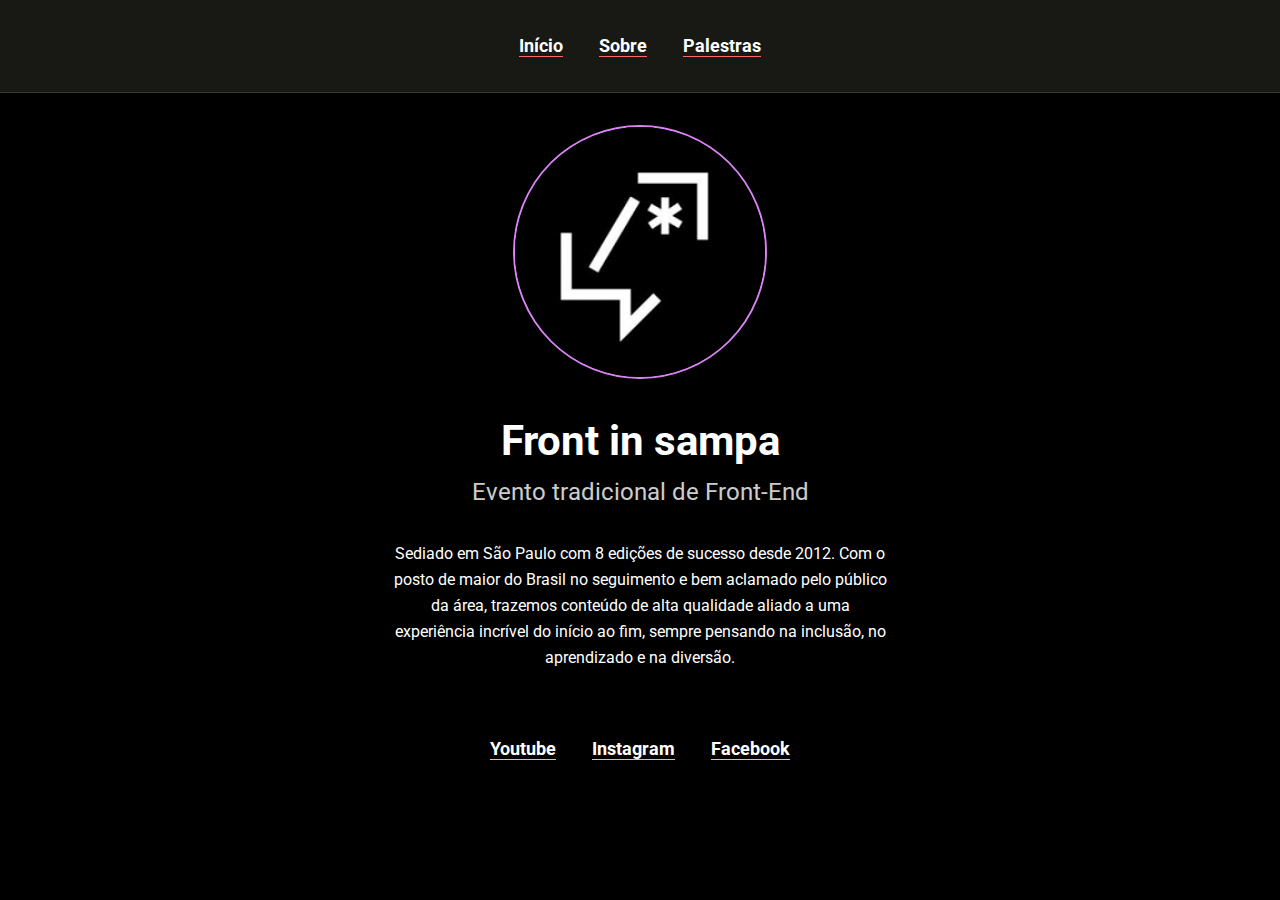
<file: index.html>
<!DOCTYPE html>


<html>
    <head>

        <title> Front In Sampa </title>

        <link href="styles.css" rel="stylesheet">
        <link href="./Images/logo.png" rel="icon"  type="image/x-icon" />

    </head>
    <body>

        <header>
            <div id="links-header"  class="links">
                <a href="index.html" target="_blank">Início</a>
                <a href="https://www.frontinsampa.com.br/" target="_blank">Sobre</a>
                <a href="palestras.html" target="_blank">Palestras</a>
            </div>
        </header>

        <main>
            <div id="wrapper">
                <img src="./Images/logo.png" alt="Imagem de Front In Sampa">
                <h1>Front in sampa</h1>
                <h2>Evento tradicional de Front-End </h2>
                <p>Sediado em São Paulo com 8 edições de sucesso
                    desde 2012. Com o posto de maior do Brasil no seguimento e bem aclamado
                    pelo público da área, trazemos conteúdo de alta qualidade aliado a uma experiência
                    incrível do início ao fim, sempre pensando na inclusão, no aprendizado e na diversão.</p>
            </div>
        </main>

        <div id="links-footer" class="links">
            <a href="https://www.youtube.com/channel/UCwoGd_KU0OxiVT5r-rPrzWA" target="_blank">Youtube</a>
            <a href="https://www.instagram.com/frontinsampa/" target="_blank">Instagram</a>
            <a href="https://www.facebook.com/frontinsampa" target="_blank">Facebook</a>
        </div>

    </body>

</html>
</file>
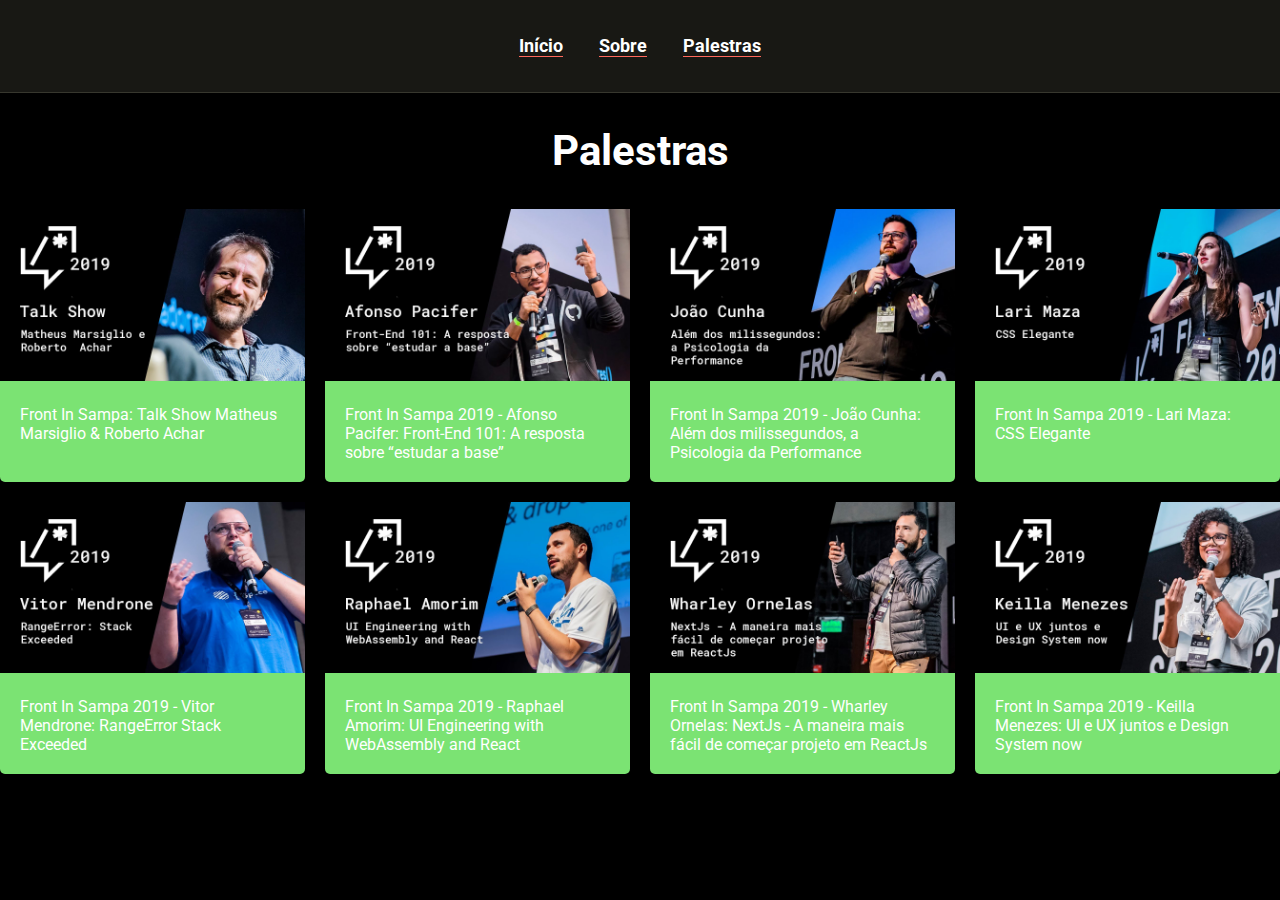
<file: palestras.html>
<!DOCTYPE html>


<html>
    <head>

        <title> Front In Sampa - Palestras </title>

        <link href="styles.css" rel="stylesheet">
        <link href="./Images/logo.png" rel="icon"  type="image/x-icon" />
        <link href="https://fonts.googleapis.com/icon?family=Material+Icons"
      rel="stylesheet">

    </head>

    <body>

        <header>
            <div id="links-header"  class="links">
                <a href="index.html" target="_blank">Início</a>
                <a href="https://www.frontinsampa.com.br/" target="blank">Sobre</a>
                <a href="palestras.html">Palestras</a>
            </div>
        </header>

        <main>
            <div id="wrapper">
                <h1>Palestras</h1>
            </div>

            <section id="cards">
                <div class="card" id="fKYE09GYTzw">
                    <div class="card_image_container">
                        <img src="./Images/Matheus_marsiglio.jpg" alt="Imagem de Front In Sampa: Talk Show Matheus Marsiglio & Roberto Achar">
                    </div>
                    <div class="card_content">
                        <p>Front In Sampa: Talk Show Matheus Marsiglio & Roberto Achar</p>
                    </div>
                </div>

                <div class="card" id="Lw9Uu_35lco">
                    <div class="card_image_container">
                        <img src="./Images/afonsopacifer.jpg" alt="Imagem de Front In Sampa: Talk Show Matheus Marsiglio & Roberto Achar">
                    </div>
                    <div class="card_content">
                        <p>Front In Sampa 2019 - Afonso Pacifer: Front-End 101: A resposta sobre “estudar a base”</p>
                    </div>
                </div>

                <div class="card" id="QZKjn0cm2Rw">
                    <div class="card_image_container">
                        <img src="./Images/joaocunha.jpg" alt="Imagem de Front In Sampa: Talk Show Matheus Marsiglio & Roberto Achar">
                    </div>
                    <div class="card_content">
                        <p>Front In Sampa 2019 - João Cunha: Além dos milissegundos, a Psicologia da Performance</p>
                    </div>
                </div>

                <div class="card" id="EYvLF4uHOYk">
                    <div class="card_image_container">
                        <img src="./Images/larimaza.jpg" alt="Imagem de Front In Sampa: Talk Show Matheus Marsiglio & Roberto Achar">
                    </div>
                    <div class="card_content">
                        <p>Front In Sampa 2019 - Lari Maza: CSS Elegante</p>
                    </div>
                </div>

                <div class="card" id="ZnQwVE9_fo0">
                    <div class="card_image_container">
                        <img src="./Images/vitormendrone.jpg" alt="Imagem de Front In Sampa: Talk Show Matheus Marsiglio & Roberto Achar">
                    </div>
                    <div class="card_content">
                        <p>Front In Sampa 2019 - Vitor Mendrone: RangeError Stack Exceeded</p>
                    </div>
                </div>

                <div class="card" id="0--wKsxl-i4">
                    <div class="card_image_container">
                        <img src="./Images/raphaelamorim.jpg" alt="Imagem de Front In Sampa: Talk Show Matheus Marsiglio & Roberto Achar">
                    </div>
                    <div class="card_content">
                        <p>Front In Sampa 2019 - Raphael Amorim: UI Engineering with WebAssembly and React</p>
                    </div>
                </div>

                <div class="card" id="r_E_sHdEuoE">
                    <div class="card_image_container">
                        <img src="./Images/wharleyornelas.jpg" alt="Imagem de Front In Sampa: Talk Show Matheus Marsiglio & Roberto Achar">
                    </div>
                    <div class="card_content">
                        <p>Front In Sampa 2019 - Wharley Ornelas: NextJs - A maneira mais fácil de começar projeto em ReactJs</p>
                    </div>
                </div>

                <div class="card" id="41Fy2npAVH8">
                    <div class="card_image_container">
                        <img src="./Images/keillamenezes.jpg" alt="Imagem de Front In Sampa: Talk Show Matheus Marsiglio & Roberto Achar">
                    </div>
                    <div class="card_content">
                        <p>Front In Sampa 2019 - Keilla Menezes: UI e UX juntos e Design System now</p>
                    </div>
                </div>

            </section>

        </main>

        <div class="modal-overlay">
            <div class="modal">
                <a class="close-modal">
                    <i class="material-icons">close</i>
                </a>

                <div class="modal-content">
                    <iframe src="" frameborder="0"></iframe>
                </div>
            </div>               
        </div>

        <script src="scripts.js"></script>
    </body>

</html>
</file>
<file: styles.css>
@import "https://fonts.googleapis.com/css?family=Roboto:400,700&display=swap";

* {
    padding: 0;
    margin: 0;
    border: 0;
}

body {
    background: #000000;
    color: white;
    font-family: 'Roboto', sans-serif;
}

header {
    padding: 32px;
    border-bottom: 1px solid #B3B39633;
    background-color: #B3B39622;
    text-align: center;
}

#links-header a{
    border-bottom: 1px solid #ff685c;
}

#links-header a:hover{
    color: #ff685c;
    transition: color 40ms;
}

#wrapper {
    text-align: center;
    padding: 32px;
}

#wrapper img {
    border-radius: 50%;
    border: #DA83F6 2px solid;
    margin-bottom: 32px;
    height: 250px;
}

#wrapper h1{
    font-size: 42px;
    line-height: 52px;
    font-weight: bold;
}

#wrapper h2{
    font-size: 24px;
    line-height: 34px;
    font-weight: normal;
    margin-top: 8px;
    opacity: 0.8;
}

#wrapper p {
    max-width: 500px;
    margin: 32px auto;
    font-size: 16px;
    line-height: 26px;
}

.links{
    text-align: center;
}

.links a{
    color: white;
    text-decoration: none;
    font-size: 18px;
    font-weight: bold;
    line-height: 28px;
    margin: 0 16px;
}

.links a:hover{
    color: #FCC54C;
    transition: color 40ms;
}

#links-footer a{
    border-bottom: 1px solid #FCC54C;
}

section {
    display: grid;
    grid-template-columns: 1fr 1fr 1fr 1fr;
    gap: 20px;
}

.cards{
    max-width: 800px;
    margin: 0 auto;
}

.card {
    background-color: #7BE373;
    border-radius: 5px;
}

.card_image_container img{
    width: 100%;
}


.card_content {
    max-height: 97px;
    padding: 20px;
    text-align: left;
}

.card_info{
    padding: 20px;
    display: grid;
    grid-template-columns: 1fr 1fr;
    align-items: end;
}

.time {
    background-color: #7BE373;
    filter: brightness(95%);
    padding: 5px 20px;
    border-radius: 5px;
    text-align: center;    
}

/* MODAL */
.modal-overlay {
    background-color: rgba(0, 0, 0, 0.7);
    width: 100%;
    height: 100%;
    position: fixed;
    top: 0;
    opacity: 0;
    visibility: hidden;
}

.modal{
    position: relative;
    background-color: white;
    width: 90%;
    height: 90%;
    margin: 5vh auto;
}

.modal .close-modal {
    color: black;
    position: absolute;
    right: 8px;
    top: 8px;
    cursor: pointer;
}

/* MODAL ATIVO */
.modal-overlay.active {
    opacity: 1;
    visibility: visible;
}

iframe {
    width: 100%;
    height: 90%;
    position: absolute;
    top: 5%;    
}
</file>
